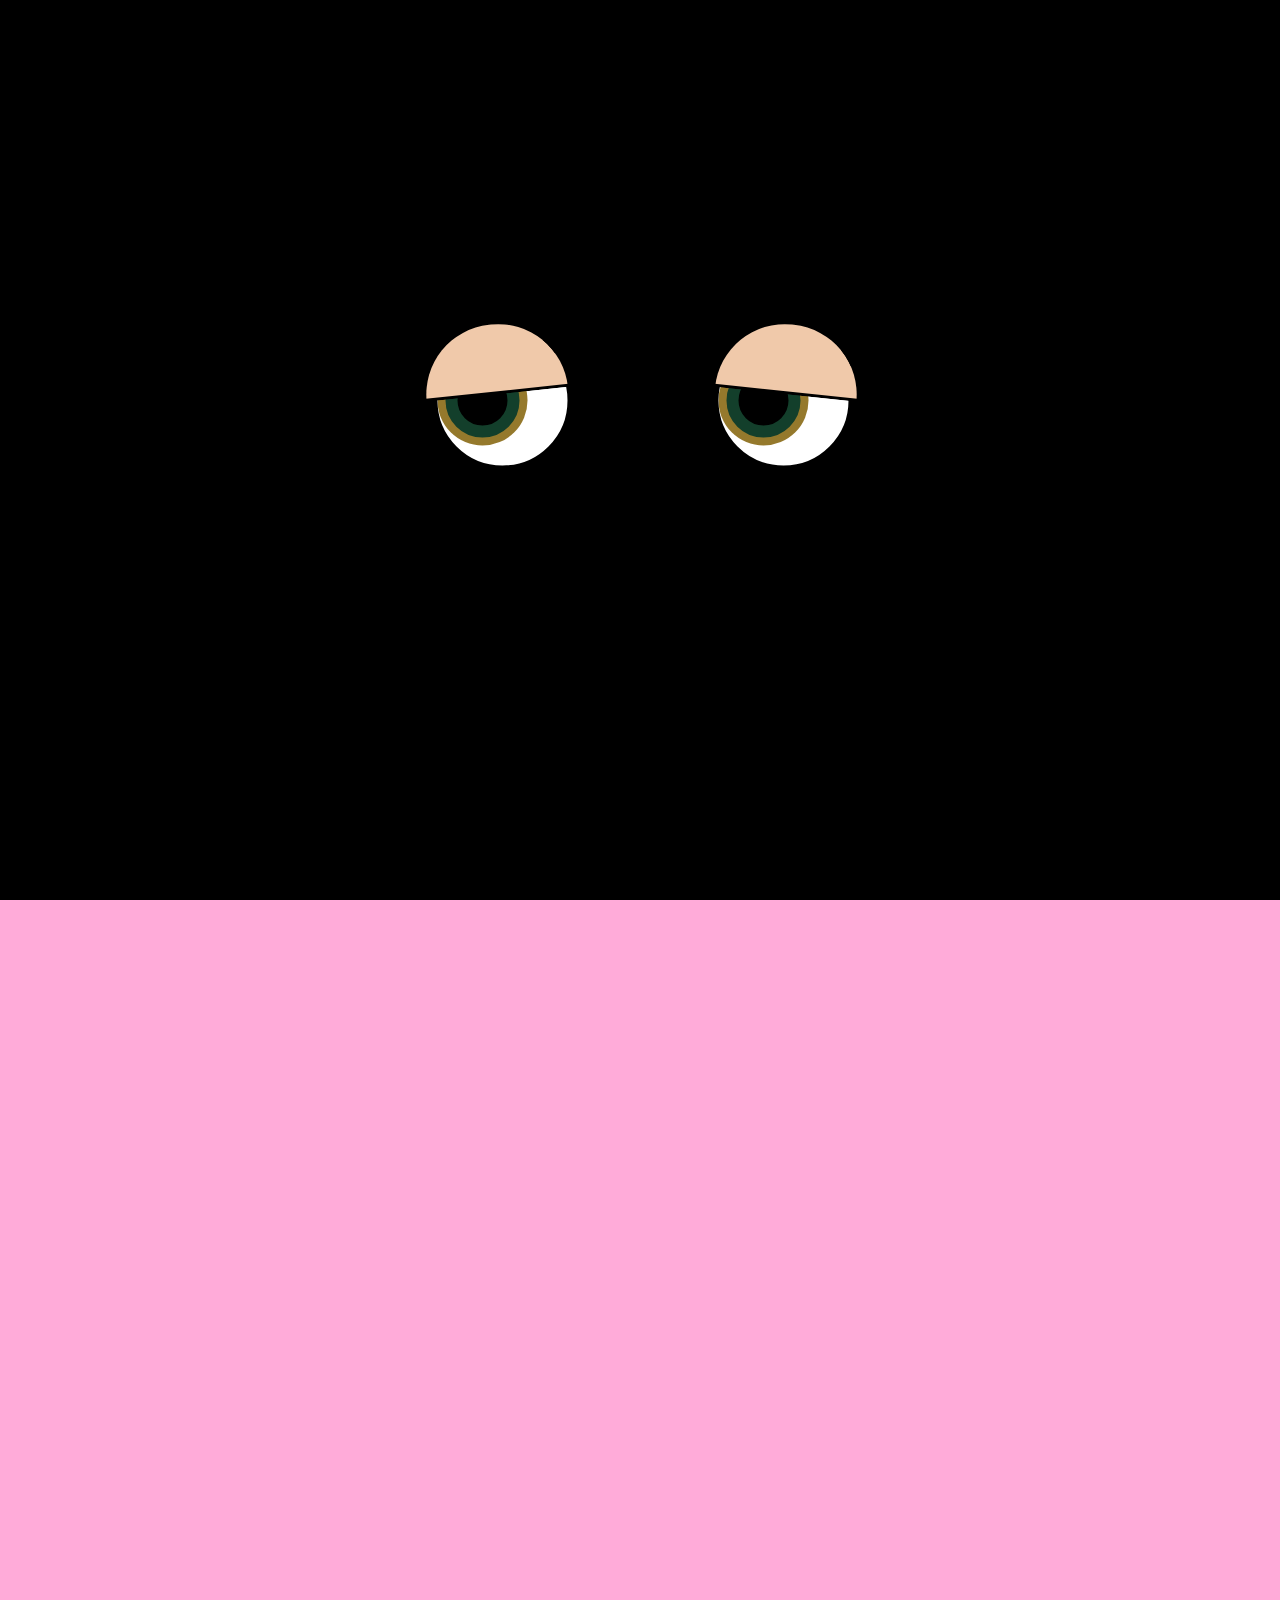
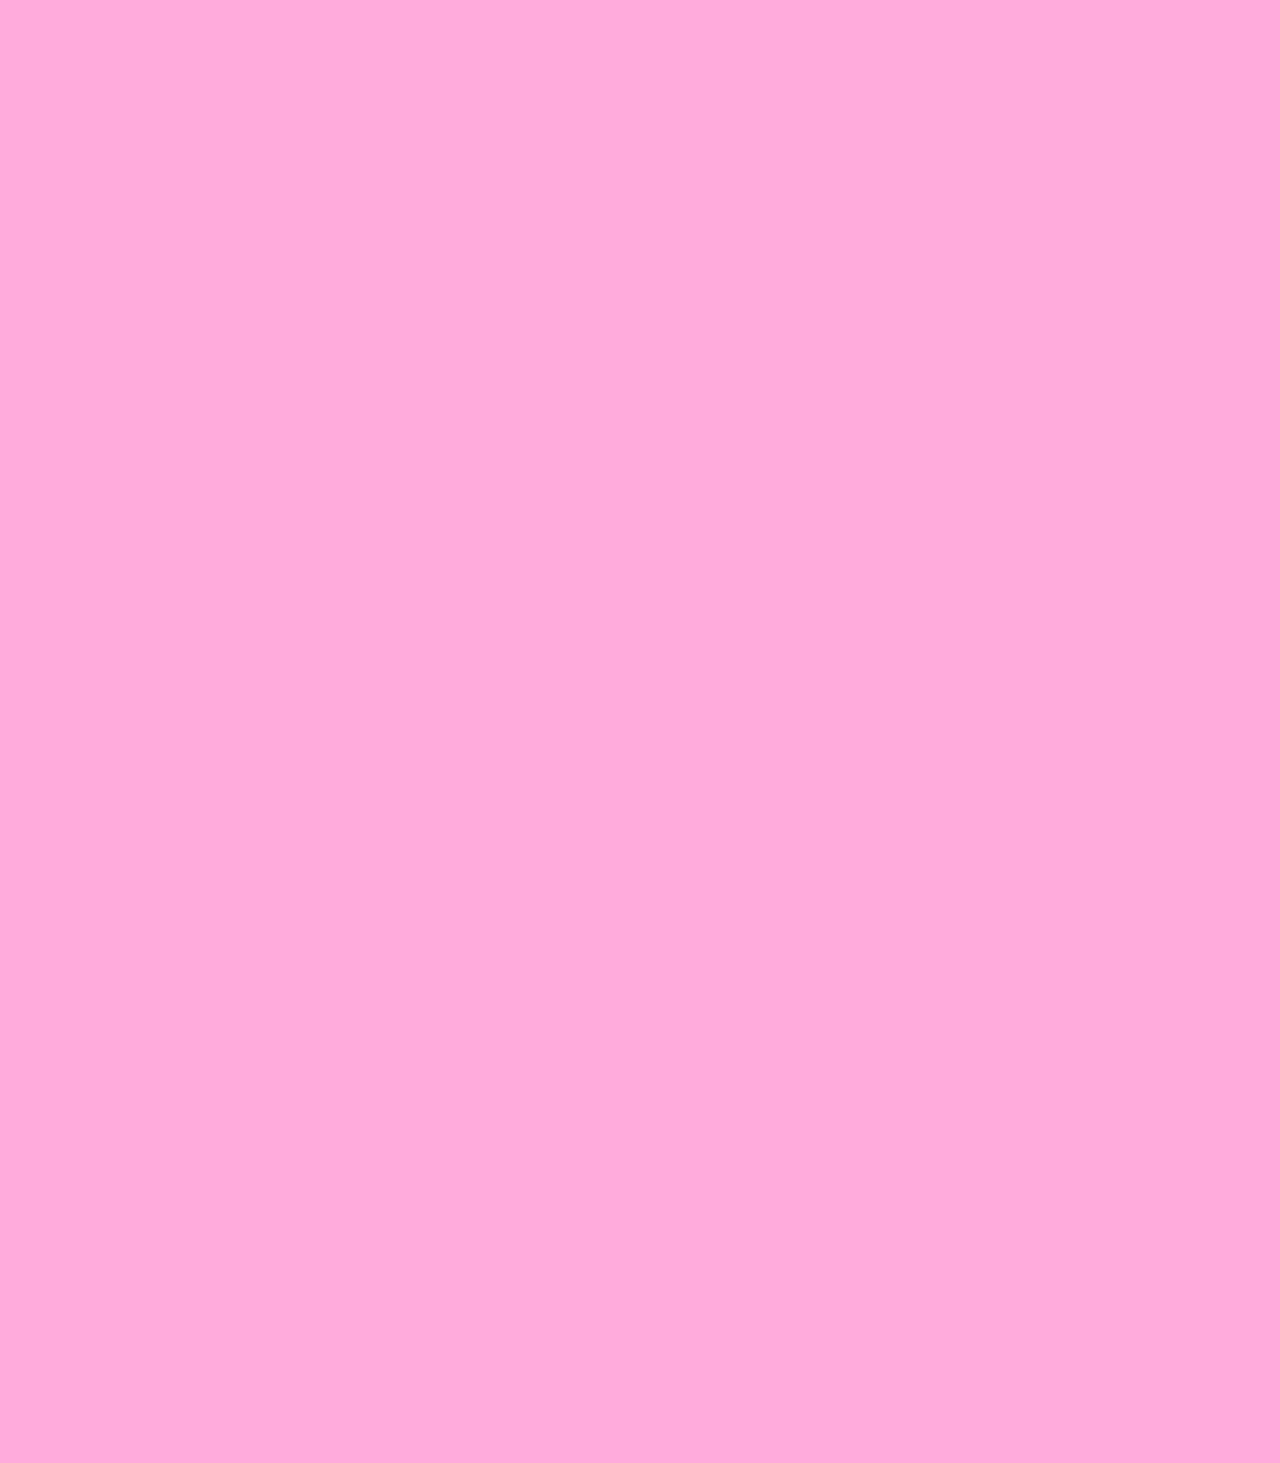
<file: index.html>
<!DOCTYPE html>
<html lang="en">

<head>
    <meta charset="UTF-8">
    <meta name="viewport" content="width=device-width, initial-scale=1">
    <meta http-equiv="X-UA-Compatible" content="ie=edge">
    <title>Rekunova</title>
    <link rel="shortcut icon" href="./assets/img/favicon.png" type="image/png">
    <link href="https://fonts.googleapis.com/css?family=Lora:400,700&display=swap" rel="stylesheet">
    <link href="styles/style.css" rel="stylesheet">
    <script src="https://ajax.googleapis.com/ajax/libs/jquery/3.1.0/jquery.min.js"></script>
</head>

<body class="body-main color-animation lock">
    <div class="loader">
        <div id="eyes-wrapper">
            <div id="right-eye" class="eye-box">
                <div class="eye-body">
                    <div class='pupil-outter'>
                        <div class="pupil-inner"></div>
                    </div>
                </div>
                <div class='eyelid eyelid-right'></div>
            </div>
            <div id="left-eye" class="eye-box">
                <div class="eye-body">
                    <div class='pupil-outter'>
                        <div class="pupil-inner"></div>
                    </div>
                </div>
                <div class='eyelid eyelid-left'></div>
            </div>
        </div>
    </div>
    <div class="container">
        <header class="header header-main" id="header">
            <div class='wr'>
                <div class='header-line'>
                    <div class="header-logo"></div>
                    <div class='toggle-button'>
                        <span class="burger-line"></span>
                    </div>
                    <nav class="header-menu menu">
                        <ul class="menu-items">
                            <li class="menu-item">
                                <a class="menu-link header-menu-link" href="#header">Main</a>
                            </li>
                            <li class="menu-item">
                                <a class="menu-link header-menu-link" href="#projects">Projects</a>
                            </li>
                            <li class="menu-item">
                                <a class="menu-link header-menu-link" href="#studies">Studies</a>
                            </li>
                            <li class="menu-item">
                                <a class="menu-link header-menu-link" href="#about">About</a>
                            </li>
                            <li class="menu-item">
                                <a class="menu-link header-menu-link" href="#contacts">Contact</a>
                            </li>
                        </ul>
                    </nav>
                    <ul class="header-icons icons-wr">
                        <li class="header-icon"><a href="tel:+380637266043" class="phone icon-link"><svg
                                    viewBox="0 0 25 25" fill="none" xmlns="http://www.w3.org/2000/svg">
                                    <g clip-path="url(#clip0)">
                                        <path
                                            d="M22.994 16.4096C21.4634 16.4096 19.9605 16.1702 18.5364 15.6996C17.8385 15.4616 16.9807 15.6799 16.5548 16.1174L13.7437 18.2394C10.4838 16.4992 8.47572 14.4918 6.75931 11.2563L8.81888 8.51855C9.35397 7.98418 9.5459 7.20358 9.31595 6.47116C8.84329 5.03952 8.60319 3.53737 8.60319 2.00612C8.60326 0.899935 7.70332 0 6.5972 0H2.00605C0.899935 0 0 0.899935 0 2.00605C0 14.6851 10.315 25 22.994 25C24.1001 25 25.0001 24.1001 25.0001 22.9939V18.4156C25 17.3096 24.1001 16.4096 22.994 16.4096Z" />
                                    </g>
                                </svg></a></li>
                        <li class="header-icon"><a href="mailto:ma.rekunova@gmail.com" class="mail icon-link"><svg
                                    viewBox="0 0 36 25" fill="none" xmlns="http://www.w3.org/2000/svg">
                                    <path d="M0 1.6861V23.3139L12.7117 12.5L0 1.6861Z" " />
                                                <path d=" M1.59186 0.195312L18.0703 14.2133L34.5489
                                        0.195312H1.59186Z" />
                                    <path
                                        d="M21.6866 13.8626L18.0703 16.9391L14.4541 13.8626L1.59174 24.8047H34.5493L21.6866 13.8626Z" />
                                    <path d="M23.2884 12.5L36 23.3136V1.68622L23.2884 12.5Z" />
                                </svg>

                            </a></li>
                        <li class="header-icon"><a href="https://www.linkedin.com/in/maria-rekunova-5458a21a4/"
                                class="linkedin icon-link"><svg viewBox="0 0 33 32" fill="none"
                                    xmlns="http://www.w3.org/2000/svg">
                                    <path
                                        d="M4.76695 1.62494C2.49838 1.62494 1.01514 3.06946 1.01514 4.96808C1.01514 6.82477 2.45419 8.31048 4.6799 8.31048H4.72295C7.0359 8.31048 8.47533 6.82477 8.47533 4.96808C8.43209 3.06946 7.0359 1.62494 4.76695 1.62494Z" />
                                    <path d="M1.40717 10.9521H8.03916V30.3002H1.40717V10.9521Z" />
                                    <path
                                        d="M24.3176 10.498C20.7399 10.498 18.3408 13.7581 18.3408 13.7581V10.9521H11.7086V30.3002H18.3405V19.4955C18.3405 18.9171 18.3837 18.3395 18.5589 17.9259C19.0384 16.7709 20.1294 15.5743 21.9616 15.5743C24.3614 15.5743 25.3212 17.3486 25.3212 19.9496V30.3002H31.9527V19.2064C31.9527 13.2635 28.6807 10.498 24.3176 10.498Z" />
                                </svg></a></li>
                    </ul>
                </div>
                <div class='me'>
                    <div id="head">
                        <div id="white">
                            <div id="eyes"></div>
                        </div>
                    </div>
                    <span class='head-text type1'>Hey, it's me,</br>Maria</span>
                    <span class="arrow">
                        <svg id="arrow" width="100%" height="100%" viewBox="0 0 198 177">
                            <g stroke-width="0.5" stroke="#000000" fill="none">
                                <path
                                    d="M12.2323 128.787C39.3617 141.7 70.4393 140.974 97.5329 127.958C123.779 115.34 145.289 93.0675 158.458 67.2621C165.815 52.8289 170.645 37.0626 171.846 20.9044C172.113 17.2228 163.099 16.2973 162.82 19.9204C160.812 47.3323 148.319 73.3855 130.163 93.8864C112.669 113.625 88.4132 129.361 61.824 132.385C46.4353 134.126 31.2242 131.337 17.3263 124.719C15.6147 123.897 12.5699 123.553 11.0454 124.998C9.5043 126.422 10.6454 128.036 12.2323 128.787Z" />
                                <path
                                    d="M34.0147 109.668C23.0325 112.955 12.5087 117.512 2.0179 122.111C0.772107 122.655 0.05884 123.526 1.00263 124.718C9.66235 135.654 18.3176 146.627 26.9728 157.601C28.6949 159.775 37.518 159.423 35.0222 156.228C26.3459 145.271 17.7073 134.318 9.05201 123.345C8.70255 124.2 8.36965 125.076 8.04122 125.914C18.532 121.316 29.0559 116.759 40.038 113.472C41.8566 112.916 41.7979 111.33 40.3883 110.371C38.6462 109.164 36.0091 109.075 34.0147 109.668Z" />
                            </g>
                        </svg>
                    </span>
                </div>
                <h1 class="header-title">I’m a digital designer & developer</h1>
                <p class="header-text"> You’re looking at the first illustration I roughly created, in order to make
                    it
                    animated. And that’s how the journey began.
                </p>
                <button class=" header-button button"><a class="header-button-link button-link"
                        href="#projects">Explore</a></button>
                <!-- <a href="#projects" class="down">
                        <svg width="43" height="43" viewBox="0 0 43 43" fill="none" xmlns="http://www.w3.org/2000/svg">
                            <path
                                d="M37.9833 8.24167L21.5 24.725L5.01667 8.24167L0 13.2583L21.5 34.7583L43 13.2583L37.9833 8.24167Z"
                                fill="black" />
                        </svg>
                    </a> -->
            </div>
        </header>
        <section class='projects'>
            <div class="">
                <div class="projects-wr" id="projects">
                    <div class="tile projects-tile wyevale">
                        <div class="tile-link" data-name="wyevale">
                            <span class="tile-logo logo" id="wyevale_logo"></span>
                        </div>
                    </div>
                    <div class="tile projects-tile very">
                        <div class="tile-link" data-name="very">
                            <span class="tile-logo logo" id="very_logo"></span>
                        </div>
                    </div>
                    <div class="tile projects-tile adidas">
                        <div href="" class="tile-link" data-name="adidas">
                            <span class="tile-logo logo" id="adidas_logo"></span>
                        </div>
                    </div>
                    <div class="tile projects-tile fitbit">
                        <div href="" class="tile-link" data-name="fitbit">
                            <span class="tile-logo logo" id="fitbit_logo"></span>
                        </div>
                    </div>
                    <div class="tile projects-tile jbl">
                        <div href="" class="tile-link" data-name="jbl">
                            <span class="tile-logo logo" id="jbl_logo"></span>
                        </div>
                    </div>
                    <div class="tile projects-tile honda">
                        <div href="" class="tile-link" data-name="honda">
                            <span class="tile-logo logo" id="honda_logo"></span>
                        </div>
                    </div>
                    <div class="tile projects-tile goodgirl">
                        <div href="" class="tile-link" data-name="carolina herrera">
                            <span class="tile-logo logo" id="goodgirl_logo"></span>
                        </div>
                    </div>

                    <div class="tile projects-tile disney">
                        <div href="" class="tile-link" data-name="disney">
                            <span class="tile-logo logo" id="disney_logo"></span>
                        </div>
                    </div>
                    <div class="tile projects-tile natures">
                        <div href="" class="tile-link" data-name="nature's bounty">
                            <span class="tile-logo logo" id="natures_logo"></span>
                        </div>
                    </div>
                    <div class="tile projects-tile ugg">
                        <div href="" class="tile-link" data-name="ugg">
                            <span class="tile-logo logo" id="ugg_logo"></span>
                        </div>
                    </div>

                    <div class="tile projects-tile dune">
                        <div href="" class="tile-link" data-name="dune">
                            <span class="tile-logo logo" id="dune_logo"></span>
                        </div>
                    </div>
                    <div class="tile projects-tile glynd">
                        <div href="" class="tile-link" data-name="glyndebourne">
                            <span class="tile-logo logo" id="glynd_logo"></span>
                        </div>
                    </div>
                    <div class="tile projects-tile boursin">
                        <div href="" class="tile-link" data-name="boursin">
                            <span class="tile-logo logo" id="boursin_logo"></span>
                        </div>
                    </div>


                    <div class="tile projects-tile oralb">
                        <div href="" class="tile-link" data-name="oral-b">
                            <span class="tile-logo logo" id="oralb_logo"></span>
                        </div>
                    </div>
                    <div class="tile projects-tile simple">
                        <div href="" class="tile-link" data-name="simple">
                            <span class="tile-logo logo" id="simple_logo"></span>
                        </div>
                    </div>
                </div>

            </div>
        </section>
        <section class='studies' id="studies">
            <div class='wr'>
                <h2 class="title">What else?</h2>

                <div class='studies-wr'>
                    <div class=" miley studies-box ae-box">
                        <button class="miley studies-box-button ae-button"><a href="./projects/after.html"
                                class="studies-box-link ae-link">After</br>Effects</a></button>
                    </div>
                    <div class="miley studies-box web-box">
                        <button class="miley studies-box-button web-button"><a href="./projects/web.html"
                                class=" studies-box-link web-link">Web</br>Development</a></button>
                    </div>
                </div>
            </div>
            <a class="chameleon-wr">
                <svg id="chameleon" xmlns="http://www.w3.org/2000/svg" viewBox="0 0 323.33 135.28">
                    <g id="body">
                        <path class="cls-1"
                            d="M37.74,56.3S40.68,47,52.9,36.16,75.77,22.35,75.77,22.35L82,42.58s-26.12,4.89-31.78,8.29A62.82,62.82,0,0,1,37.74,56.3Z"
                            transform="translate(-11.8 -18.64)" />
                        <path class="cls-2"
                            d="M110.79,45.23s3.54-7.1,14.75-14.31,20.16-8.23,20.16-8.23l-2.33,13.64s-16.89,4.08-21.87,6.1A51.46,51.46,0,0,1,110.79,45.23Z"
                            transform="translate(-11.8 -18.64)" />
                        <path class="cls-2"
                            d="M140.18,34.36s4.88-6.26,17.3-11.1,21.38-4.08,21.38-4.08l-5,12.91s-17.36.65-22.64,1.64A51.15,51.15,0,0,1,140.18,34.36Z"
                            transform="translate(-11.8 -18.64)" />
                        <path class="cls-2"
                            d="M169.54,30.42s7.06-3.61,20.37-2.76S211,33,211,33l-10,9.6s-16-6.73-21.22-8.06A51.2,51.2,0,0,1,169.54,30.42Z"
                            transform="translate(-11.8 -18.64)" />
                        <path class="cls-2"
                            d="M196.33,39.31s7.82-1.39,20.28,3.33,18.62,11.27,18.62,11.27l-12.34,6.27S209.56,49,205,46.24A51.39,51.39,0,0,1,196.33,39.31Z"
                            transform="translate(-11.8 -18.64)" />
                        <path class="cls-2"
                            d="M218.07,57.31s7.74,1.76,17.41,10.94,12.77,17.63,12.77,17.63l-13.8,1s-8-15.43-11.11-19.8A51.27,51.27,0,0,1,218.07,57.31Z"
                            transform="translate(-11.8 -18.64)" />
                        <path class="cls-2"
                            d="M229.9,83.23S237,86.79,244.17,98s8.18,20.18,8.18,20.18l-13.64-2.37s-4-16.89-6-21.88A51.46,51.46,0,0,1,229.9,83.23Z"
                            transform="translate(-11.8 -18.64)" />
                        <path class="cls-3"
                            d="M229.9,132.77c-21.38-14-42.83-16.63-70.44-19.7-26.72-3-48.27-3.07-62-1.1a122.11,122.11,0,0,1-15.13,1.1L82,57.35s39.49-23.24,67.53-28c18.62-3.19,37.09-1.16,52.47,8.34,7.89,4.87,13.62,10.87,20.59,20.44,27.23,37.37,16.92,64.73,35.06,75.19,15.75,9.08,44.85.69,57.19-19.92C325.69,95.18,326,76,308.68,65.11,297.8,58.27,284.94,54.77,271.91,64c-13.21,9.32-9.78,31.73,2.56,36.38,13.07,4.94,26-2.41,26.93-7.28,3.83-21-19.53-6.21-25.4-10.59-2.31-1.73,12.09-12.48,23.74-8.17,8.06,3,13.25,11.79,12.52,19.15C311,106.5,290.8,116.94,275,112.6c-19.58-5.38-21-30.34-20.87-32.24.6-9.83,4.7-22.19,16.08-28.27,12.83-6.86,54.35-8.77,63,26.61,6.51,26.62-10.15,49.61-27.83,59.94-22.14,12.94-48.61,10.25-65.87.76C235.11,137,235.62,136.52,229.9,132.77Z"
                            transform="translate(-11.8 -18.64)" />
                        <path class="cls-4"
                            d="M229.9,132.77c-21.38-14-42.83-16.63-70.44-19.7-26.72-3-48.27-3.07-62-1.1a122.11,122.11,0,0,1-15.13,1.1L82,57.35s39.49-23.24,67.53-28c18.62-3.19,37.09-1.16,52.47,8.34,7.89,4.87,13.62,10.87,20.59,20.44,27.23,37.37,16.92,64.73,35.06,75.19,15.75,9.08,44.85.69,57.19-19.92C325.69,95.18,326,76,308.68,65.11,297.8,58.27,284.94,54.77,271.91,64c-13.21,9.32-9.78,31.73,2.56,36.38,13.07,4.94,26-2.41,26.93-7.28,3.83-21-19.53-6.21-25.4-10.59-2.31-1.73,12.09-12.48,23.74-8.17,8.06,3,13.25,11.79,12.52,19.15C311,106.5,290.8,116.94,275,112.6c-19.58-5.38-21-30.34-20.87-32.24.6-9.83,4.7-22.19,16.08-28.27,12.83-6.86,54.35-8.77,63,26.61,6.51,26.62-10.15,49.61-27.83,59.94-22.14,12.94-48.61,10.25-65.87.76C235.11,137,235.62,136.52,229.9,132.77Z"
                            transform="translate(-11.8 -18.64)" />
                        <path class="cls-5"
                            d="M86.16,69.16c0-1.23,6.15-26.81-10.33-29.27s-45,2.21-57.08,32.72-4.42,45.26.5,47.23,58.79,3,68.38-2.46c7.17-4-.74-19.44-1.47-32.47A115.4,115.4,0,0,1,86.16,69.16Z"
                            transform="translate(-11.8 -18.64)" />
                        <path class="cls-4"
                            d="M86.16,69.16c0-1.23,6.15-26.81-10.33-29.27s-45,2.21-57.08,32.72-4.42,45.26.5,47.23,58.79,3,68.38-2.46c7.17-4-.74-19.44-1.47-32.47A115.4,115.4,0,0,1,86.16,69.16Z"
                            transform="translate(-11.8 -18.64)" />
                        <circle class="cls-6" cx="39.42" cy="57.17" r="21.65" />
                        <circle class="cls-7" cx="30.32" cy="52.25" r="2.71" />
                    </g>
                    <g id="leg2" class="leg2">
                        <path class="cls-2"
                            d="M222.18,119.73c-2.77-5.31-9-12.84-12.88-17.72-4.71-5.9-10.28-10.93-16-15.85-4.39-3.81-10.8-6.29-16.17-2.71-6.85,4.56-4.63,20.77-3.24,27.53,2.28,11.07,8.65,21.78,9.94,32.86-4.52-1.28-11.34-4-16-1.24-2.08,1.22-3.18,4-1.87,6.12,1.57,2.51,5.65,2.42,8.29,2.77,5.51.72,11.29,2.13,16.88,1.9,5.81-.25,6.11-2.29,6.7-7.94.81-7.78-.43-15.14-.95-22.87,5.29-1.84,11.89,7.47,16.92,11.83,3.87,3.35,9.67,2.56,11.33-2.87C226.67,126.7,223.24,121.75,222.18,119.73Z"
                            transform="translate(-11.8 -18.64)" />
                    </g>
                    <g id="leg1" class="leg1">
                        <path class="cls-2"
                            d="M121.46,86.5c-5.88-3-22.06-10.59-23.25,2-.46,4.94,2.34,9.41,7.29,12.65,4.2,2.75,11.73,5.1,10.71,11.44-.8,4.94-7.45,14.46-11.73,16.32-4,1.74-11-1.23-14,2.5-6.2,7.61,12,6.95,15.51,7.11s7.29.38,10.52-1.12c6.34-2.94,11.82-8.86,16.78-13.64,7.22-7,13.31-15.12,6.35-24.29C134.54,92.83,127.55,89.64,121.46,86.5Z"
                            transform="translate(-11.8 -18.64)" />
                    </g>

                </svg>
            </a>
        </section>
        <section class='about' id="about">
            <div class='wr'>
                <h2 class="title">About</h2>
                <div class='about-wr'>
                    <p class="about-text">
                        I am a very organized digital designer & developer. With a passion for animation, attention to
                        details, and creativity I'd
                        like to put my skills to use on challenging projects. I am engaging, productive,
                        proactive and
                        responsible. I am keen to learn new things and to be a multitasking creator which is why I want
                        to
                        develop in several
                        directions rather than just one.
                        My experience in working for an international company helped me to improve on my communication &
                        managing skills, and helped me to grow
                        personally and professionally and I am now ready for new achievements.

                        </br>
                        </br>
                        And if the following matters &mdash; I like to travel, collect pink cups, paint with oil and I
                        am
                        fan of Miley:)
                    </p>
                    <div class="about-detail">
                        <div class="detail-pair">
                            <div class="detail-key">Education</div>
                            <div class="detail-value">Bachelor degree of “Automation &
                                computer-integreted technologies", KNUTD 2014-2018;</br>Master degree of
                                “Automation & computer-integreted technologies” KNUTD 2018-2020.</div>
                        </div>
                        <div class="detail-pair">
                            <div class="detail-key">Job Experience</div>
                            <div class="detail-value">Digital Designer at <a class="inskin"
                                    href="http://www.inskinmedia.com/">Inskin Media</a>
                                2018-2021</div>
                        </div>
                        <div class="detail-pair">
                            <div class="detail-key">Skills</div>
                            <div class="detail-value">HTML, CSS/SASS, JS, Adobe Photoshop, Figma, UI/UX, After Effects,
                                GSAP,
                                Sony
                                Vegas</div>
                        </div>
                        <div class="detail-pair">
                            <div class="detail-key">Languages</div>
                            <div class="detail-value">Russian, Ukrainian, English(B2), German (A1)</div>
                        </div>
                    </div>
                </div>
            </div>
        </section>
    </div>
    <footer class='footer'>
        <div class="wr">
            <div id="contacts" class="contacts">
                <div class='footer-left'>
                    <h3 class="footer-logo">Maria Rekunova</h3>
                    <span class="footer-city">Kyiv, Ukraine</span>
                    <button class="button footer-button"><a download href="assets/img/CV_Maria_Rekunova.pdf"
                            class="footer-button-link button-link">Get the CV</a></button>
                </div>
                <div class='footer-right'>
                    <a href="mailto:ma.rekunova@gmail.com" class="mailto">ma.rekunova@gmail.com</a>
                    <a href="tel:+380637266043" class="call">+380637266043</a>
                    <ul class="footer-icons icons-wr">
                        <li class="footer-icon"><a href="https://t.me/rekunova" class="telegram icon-link"><svg
                                    viewBox="0 0 33 29" fill="none" xmlns="http://www.w3.org/2000/svg">
                                    <path
                                        d="M8.414 16.6638L12.394 26.3021L17.5754 21.2827L26.4592 28.123L32.7143 0.876953L0.714294 13.7895L8.414 16.6638ZM23.5703 8.69412L13.7756 17.3488L12.5556 21.803L10.3019 16.3438L23.5703 8.69412Z" />
                                </svg></a></li>
                        <li class="footer-icon"><a href="https://www.instagram.com/m.rekunova"
                                class="instagram icon-link"><svg viewBox="0 0 30 29" fill="none"
                                    xmlns="http://www.w3.org/2000/svg">
                                    <g clip-path="url(#clip0)">
                                        <path
                                            d="M25.1805 0H4.67664C2.33446 0 0.428589 1.90587 0.428589 4.24805V24.752C0.428589 27.0941 2.33446 29 4.67664 29H25.1805C27.5227 29 29.4286 27.0941 29.4286 24.752V4.24805C29.4286 1.90587 27.5227 0 25.1805 0ZM14.9852 22.0898C10.7688 22.0898 7.33875 18.6598 7.33875 14.4434C7.33875 10.227 10.7688 6.79688 14.9852 6.79688C19.2016 6.79688 22.6317 10.227 22.6317 14.4434C22.6317 18.6598 19.2016 22.0898 14.9852 22.0898ZM23.4813 8.49609C22.0759 8.49609 20.9325 7.35266 20.9325 5.94727C20.9325 4.54187 22.0759 3.39844 23.4813 3.39844C24.8867 3.39844 26.0302 4.54187 26.0302 5.94727C26.0302 7.35266 24.8867 8.49609 23.4813 8.49609Z" />
                                        <path
                                            d="M23.4813 5.09766C23.0125 5.09766 22.6317 5.47843 22.6317 5.94727C22.6317 6.4161 23.0125 6.79688 23.4813 6.79688C23.9502 6.79688 24.3309 6.4161 24.3309 5.94727C24.3309 5.47843 23.9502 5.09766 23.4813 5.09766Z" />
                                        <path
                                            d="M14.9852 8.49609C11.7063 8.49609 9.03796 11.1644 9.03796 14.4434C9.03796 17.7223 11.7063 20.3906 14.9852 20.3906C18.2642 20.3906 20.9325 17.7223 20.9325 14.4434C20.9325 11.1644 18.2642 8.49609 14.9852 8.49609Z" />
                                    </g>
                                </svg>

                            </a></li>
                        <li class="footer-icon"><a href="https://www.linkedin.com/in/maria-rekunova-5458a21a4/"
                                class="linkedin icon-link"><svg viewBox="0 0 33 32" fill="none"
                                    xmlns="http://www.w3.org/2000/svg">
                                    <path
                                        d="M4.76695 1.62494C2.49838 1.62494 1.01514 3.06946 1.01514 4.96808C1.01514 6.82477 2.45419 8.31048 4.6799 8.31048H4.72295C7.0359 8.31048 8.47533 6.82477 8.47533 4.96808C8.43209 3.06946 7.0359 1.62494 4.76695 1.62494Z" />
                                    <path d="M1.40717 10.9521H8.03916V30.3002H1.40717V10.9521Z" />
                                    <path
                                        d="M24.3176 10.498C20.7399 10.498 18.3408 13.7581 18.3408 13.7581V10.9521H11.7086V30.3002H18.3405V19.4955C18.3405 18.9171 18.3837 18.3395 18.5589 17.9259C19.0384 16.7709 20.1294 15.5743 21.9616 15.5743C24.3614 15.5743 25.3212 17.3486 25.3212 19.9496V30.3002H31.9527V19.2064C31.9527 13.2635 28.6807 10.498 24.3176 10.498Z" />
                                </svg></a></li>
                    </ul>
                </div>
            </div>
            <nav class="footer-menu menu">
                <ul class="menu-items">
                    <li class="menu-item">
                        <a class='menu-link' href="#header">Main</a>
                    </li>
                    <li class="menu-item header-menu-item-active">
                        <a class='menu-link' href="#projects">Projects</a>
                    </li>
                    <li class="menu-item">
                        <a class='menu-link' href="#studies">Studies</a>
                    </li>
                    <li class="menu-item">
                        <a class='menu-link' href="#about">About</a>
                    </li>
                    <li class="menu-item">
                        <a class='menu-link' href="#contacts">Contact</a>
                    </li>
                </ul>
            </nav>
            <p class="footer-rights"> &copy; 2020 Designed & developed by Maria Rekunova</p>
        </div>
    </footer>
</body>

<script src="./scripts/index.js"></script>
<script src="./scripts/modal.js"></script>

</html>
</file>
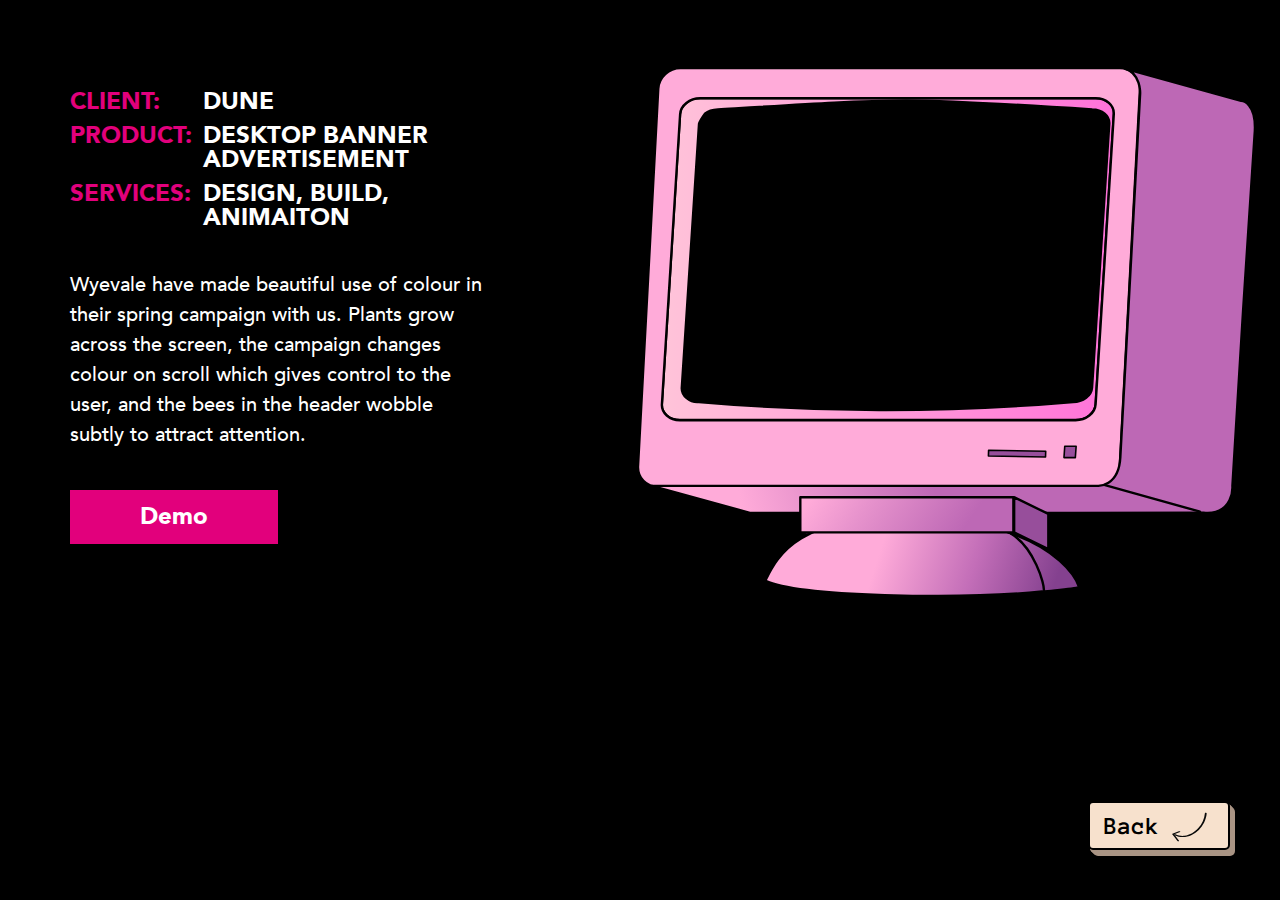
<file: projects/campaign.html>
<head>
    <meta charset="UTF-8">
    <meta name="viewport" content="width=device-width, initial-scale=1">
    <meta http-equiv="X-UA-Compatible" content="ie=edge">
    <title>Rekunova</title>
    <link rel="shortcut icon" href="../assets/img/favicon.png" type="image/png">
    <link href="https://fonts.googleapis.com/css?family=Lora:400,700&display=swap" rel="stylesheet">
    <link href="../styles/style.css" rel="stylesheet">
    <script src="https://ajax.googleapis.com/ajax/libs/jquery/3.1.0/jquery.min.js"></script>
</head>

<body class="body-campaign">
    <div class="page-container">
        <div class="wr campaign-wr">
            <div class="campaign-content">
                <div class="campaign-info">
                    <div class="name-pair  campaign-pair">
                        <div class="name-key campaign-info-item">Client:</div>
                        <div class="name-value campaign-info-item">Dune</div>
                    </div>
                    <div class="format-pair  campaign-pair">
                        <div class="format-key campaign-info-item">Product:</div>
                        <div class="format-value campaign-info-item">Desktop banner advertisement</div>
                    </div>
                    <div class="services-pair campaign-pair">
                        <div class="services-key campaign-info-item">Services:</div>
                        <div class="services-value campaign-info-item">Design, build, animaiton</div>
                    </div>
                </div>
                <p class="campaign-description">
                    Wyevale have made beautiful use of colour in their spring campaign with us. Plants grow
                    across
                    the
                    screen, the campaign
                    changes colour on scroll which gives control to the user, and the bees in the header wobble
                    subtly
                    to attract attention.
                </p>
                <button class="campaign-button button">
                    <a class="button-link campaign-button-link" href="#projects">Demo</a>
                    <span class="button-hint">*please turn off AdBlock</span>
                </button>
            </div>
            <div class="pc-wr">
                <div class="campaign-preview">
                    <!-- <img id="bar" src="../assets/img/bar.gif">  -->
                    <!-- <video autoplay loop muted="muted" playsinline class="campaign-video">
                        <source class="campaign-video-src" src="">
                    </video> -->
                </div>
                <div class=" campaign-preview campaign-preview-link">
                    <span class="tooltiptext">*please turn off AdBlock</span>
                </div>
                <img class="monitor" src='../assets/img/pc5.svg'>
            </div>
        </div>

        <a class="back-button back-button-link" href="/#projects">Back</a>

    </div>
    <script src="../scripts/campaign.js"></script>
</body>
</file>
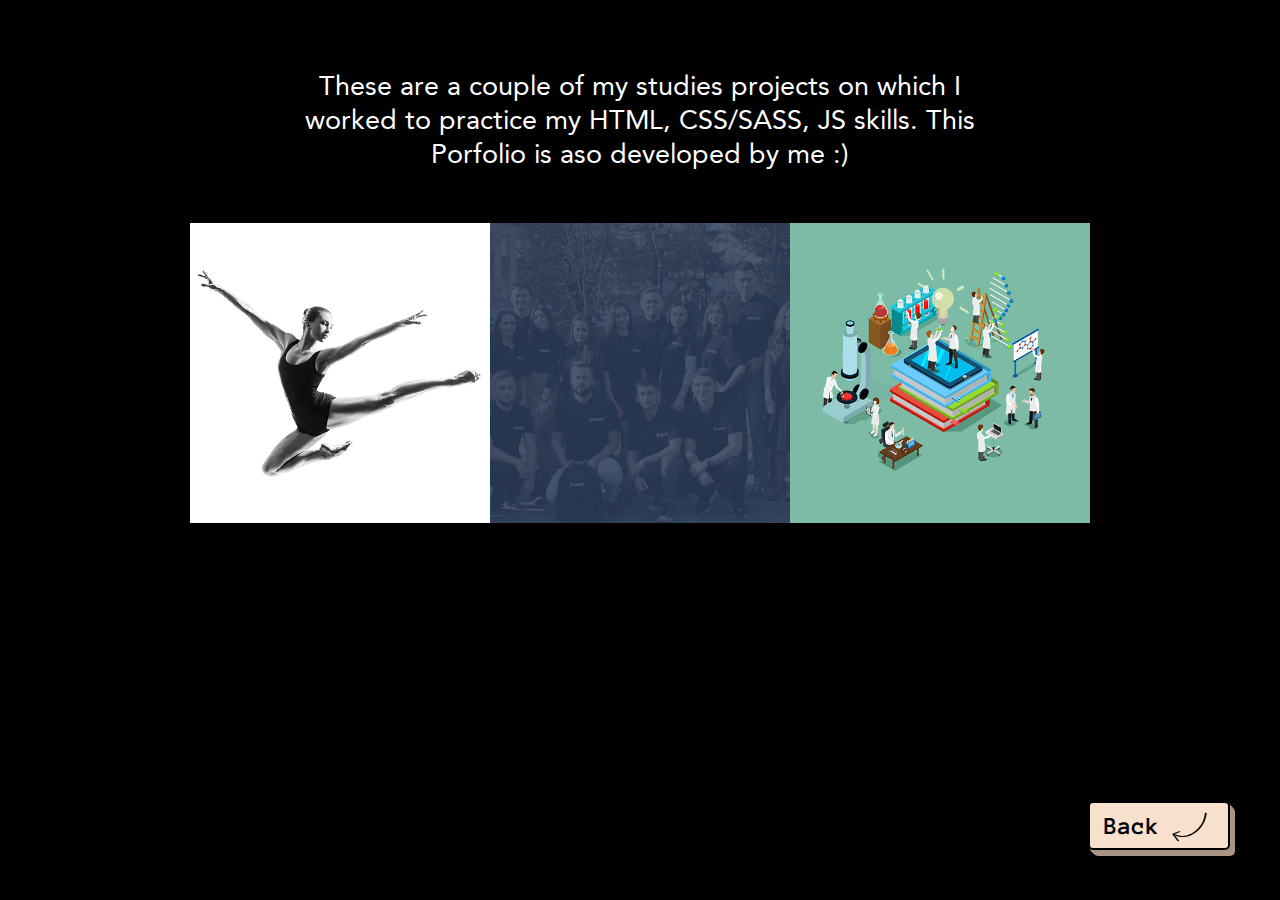
<file: projects/web.html>
<head>
    <meta charset="UTF-8">
    <meta name="viewport" content="width=device-width, initial-scale=1">
    <meta http-equiv="X-UA-Compatible" content="ie=edge">
    <title>Rekunova</title>
    <link rel="shortcut icon" href="../assets/img/favicon.png" type="image/png">
    <link href="https://fonts.googleapis.com/css?family=Lora:400,700&display=swap" rel="stylesheet">
    <link href="../styles/style.css" rel="stylesheet">
    <script src="https://ajax.googleapis.com/ajax/libs/jquery/3.1.0/jquery.min.js"></script>
</head>

<body class="body-campaign">
    <div class="web-container">
        <div class="wr web-wr">
            <p class="web-description">
                These are a couple of my studies projects on which I worked to practice my HTML, CSS/SASS, JS
                skills.
                This Porfolio is aso developed by me :)
            </p>
            <div class="web-projects">
                <a class="web-project ballet" href="https://mariaforballet.github.io/" target="_blank"> <span
                        class="web-link-name">Ballet</span></a>
                <a class="web-project gmt" href="https://g-mt.co" target="_blank"> <span
                        class="web-link-name">GMT</span></a>
                <a class="web-project ukrspec" href="https://ukspecelectronicabyrekunova.github.io//" target="_blank">
                    <span class="web-link-name">Ukrspec</br>electronica</span></a>
            </div>

        </div>

        <a class=" back-button back-button-link" href="/#studies">Back</a>

    </div>
    </div>
</body>
</file>
<file: styles/style.css>
@charset "UTF-8";
@import "reset.css";
@import "avenir.css";
@import "anonym.css";
@import "project.css"; 
@import "web.css"; 
@import "after.css"; 

:root {
    --dark: black;
    --hover: #E2007C;
    --main: #FFABD9;
    --contrast:white;
    --secondary: #3A3A3A;
    --selected: #8b8b8b;
  }
html{
    overflow-x: hidden;
}
body{
    font-family: "Avenir" sans-serif;
    cursor: url("../assets/img/cursor.svg"), default;
}
.lock{
    overflow: hidden;
    /* display: block; */
    /* pointer-events: none; */
    position: fixed;
    top:0;
    height: 100vh;
}
.body-main{
    height: 100%;
    background: var(--main);
    /* display: flex; */
    /* min-height: 100vh; */
    /* flex-direction: column; */
}
.color-animation{
    animation: colorChange 4s infinite;
}
a{
    outline: none;
    display: block;
}
body:hover{
    cursor: url("../assets/img/cursor_pointer.svg"), default;
}
a:hover{
    cursor: url("../assets/img/cursor_hand.svg"), pointer;
}
h2{
    font-family: 'Avenir';
    font-style: normal;
    font-weight: bold;
    font-size: 32px;
    line-height: 44px;
    text-align: center;
    color: var(--dark);  
    margin-bottom: 40px;
    font-weight: 800;
}
.button{

    height: 54px;
    width: 208px;
    padding:0;
    border: none;
    outline: none;
    cursor: url("../assets/img/cursor_hand.svg"), pointer;
    font-weight: 800;
    text-align: center;
}


.button-link{
    font-family: "Avenir";
    font-size: 24px;
    line-height: 54px;
    width: 100%;
}

.container{
    /* flex: 1; */
    overflow: hidden;
}
.wr{
    max-width: 1440px;
    padding: 150px 40px;
    margin: 0 auto;
}
.title{
    font-family: 'Avenir';
    font-weight: 800;
    margin-bottom: 120px;
    font-size: 42px;
    line-height: 46px;
    color: var(--dark);
    text-transform: uppercase;
}



/*LOADER*/
.loader{
    width: 100%;
    height: 100%;
    background: var(--dark);
    position: fixed;
    /* display: none; */
    top: 0;
    left:0;
    right:0;
    bottom:0;
    z-index: 1000;
}
#eyes-wrapper{
    width: 411px;
    height: 235px;
    position: absolute;
    display: flex;
    top: 50%;
    left: 50%;
    transform: translate(-50%, -50%);
    justify-content: space-between;
}
.pupil-inner{
    width:50px;
    height: 50px;
    border-radius: 50%;
    background: black;
    border: 12px solid #133F2B;
    position: absolute;
    top: 50%;
    left: 50%;
    transform: translate(-50%, -50%);
}
.pupil-outter{
    width: 90px;
    height: 90px;
    border-radius: 50%;
    background: #95792C;
    position: absolute;
    top: 50%;
    transform: translateY(-50%);
    animation: eyeMovemenet 2s infinite;
}
@keyframes eyeMovemenet{
    0%{
        right:-30px;
    }
    25%{
        right: 80px;
    }
    50%{
        right: 80px;
    }
    75%{
        right:-30px;
    }
    100%{
        right:-30px;
    }

}
.eye-body{
    width: 130px;
    height: 130px;
    background: white;
    border-radius: 50%;
    border: 3px solid black;
    position: relative;
    overflow: hidden;
}
.eye-box{
    width: 130px;
    height: 130px;
    position: relative;
}
.eyelid{
    width: 142px;
    height: 67px;
    background: #F0C9AA;
    border-top-left-radius: 100px;
    border-top-right-radius: 100px;
    border: 3px solid black;
    position: relative;
    z-index: 1005;
    top: -147px;
    left: -9px;
}
.eyelid-right{
    left: -15px;
    transform: rotate(-6deg);
}
.eyelid-left{
    left: 0px;
    transform: rotate(6deg);
}

@media screen and (max-width: 840px){
    #eyes-wrapper{
        transform: translate(-50%, -50%) scale(0.3);
    }
}
/*LOADER*/



/*HEADER*/
.header .wr{
    padding-top: 20px;
}
.header{
    width: 100%;
    height: 100%;
}
@keyframes colorChange{
    0%{
        background: var(--main);
    }
    50%{
        background: #bcf0e3;
    }
    100%{
        background: var(--main);
    }
}
.header-line{
    text-align: center;
    margin-bottom: 125px;
    overflow: hidden;
}
.header-logo{
    background: url('../assets/img/logo.svg') no-repeat;
    background-size: 100%;
    background-position: center;
    height: 66px;
    width: 113px;
    display: block;
    float: left;
}
.header-menu{
    text-align: center;
    /* overflow: hidden; */
}
.menu{
    font-family: "Avenir";
    font-size: 14px;
    display: inline-block;
    font-weight: 800;
    color: var(--secondary);
    margin-top: 25px;
    clear: both;
}
.menu-item:last-child{
    margin-right:0;
}
.menu-link{
    color: var(--dark);
    /* margin: 9px 0 -15px 0; */
    display: block;
    font-size: 20px;
    line-height: 26px;
}

.toggle-button{
    display: none;
} 
.menu-items{
    list-style: none;
    overflow: hidden;
}
.menu-item{
    margin-right: 35px;
    float: left;
}
.header-menu-link:hover{
    color: var(--hover);
    font-weight: bold;
}

.menu-item:focus-within a{
    font-weight: bold;
    color: var(--hover);
}
.menu-item:focus-within::before{
    /* content: ""; */
    display: block;
    position: absolute;
    bottom: 46px;
    height: 4px;
    width: 100%;
    border-radius: 3px;
    background: var(--secondary);
}
.icon-link{
    display: block;
}
.icon-link:hover svg{
    fill: var(--hover);
}
.icon-link svg{
    fill: var(--dark);
}
.phone{
    width: 19px;
    height: 25px;
    padding-top: 5px;
}
.mail{
    width: 28px;
    height: 22px;
    padding-top: 5px;
}
.linkedin{
    width: 25px;
    height: 32px;
    padding-top: 1px;
}
.icons-wr{
    display: inline-block;   
}
.icons-wr{
    margin-top: 23px;
    float: right;
}

.icons-wr li{
    float: left;
    padding-left: 17px;
}
.header-main{
    width: 100%;
    background-size: cover;
    background-position: center;
    /* max-height: 576px; */
    margin-top: 0;
}
.header-title {
    font-family: "Avenir";
    font-size: 50px;
    font-weight: 800;
    margin: 90px 0px 0px 0px;
    text-align: center;
}
.header-text{
    font-family: "Avenir";
    font-size: 24px;
    line-height: 30px;
    text-align: center;
    margin: 45px auto 75px;
    max-width: 526px;
    font-weight: 500;
}
.header-button{
    margin: 0 auto;
    display: flex;
    background: var(--dark);
}
.header-button-link{
    color: var(--contrast);
}
.header-button:hover{
    background: var(--hover);
}
.header-button-link:hover{
    color: var(--contrast);
}
.down{
    margin: 100px auto 0px;
    width: 45px;
}
/*HEADER*/



/*ME*/
#head{
    height: 100%;
    width: 100%;
    /* min-width: 280px; */
    /* min-height: 250px; */
    background: url('../assets/img/me.svg') no-repeat;
    position: relative;
}
#eyes{
    width: 100%;
    height: 100%;
    background: url('../assets/img/eyes.svg') no-repeat;
    position: absolute;
    left: 0;
    background-size: 60%;
    background-position: center;
    top: 0;
}
.me {
    width: 294px;
    /* min-height: 250px; */
    margin: 0px auto 10px;
    position: relative;
    height: 325px;
}
.head-text {
    position:  absolute;
    top: 50px;
    right: -300px;
    max-width: 230px;
    width: 100%;
    font-family: "Avenir";
    font-size: 34px;
    font-weight: 800;
    line-height: 38px;
}

.arrow {
    position: absolute;
    right: -258px;
    top: 115px;
    width: 146px;
}
.arrow g{
    fill: black;
}
#white {
    width: 53%;
    left: 25%;
    top: 36%;
    position: absolute;
    height: 12%;
    background: white;
    z-index: -1;
}
/*ME*/



/*PROJECTS*/

.projects-wr{
    width: 100%;
    display: flex;
    flex-direction: row;
    justify-content: center;
    flex-wrap: wrap;
    align-items: stretch;
}
.tile{
    max-width: 500px;
    height: 360px;
    /* width: 100%; */
    /* height: 100%; */
    display: block;
    flex-basis: 360px;
    /* height: auto; */
    flex-grow: 1;
    opacity:0;
}
/* .tile-animated{
    animation-name: tileAppearence;
    animation-fill-mode: forwards;
}
@keyframes tileAppearence{
    0%{
        opacity:0;
    }
    100%{
        opacity:1;
    }
} */
.tile-logo{
    width: 100%;
    height: 100%;
    display: block;
    background-size: 88%;
    background-position: center;
    transition: 0.2s opacity;    
    opacity:0;
}
.tile-logo:hover{
    opacity:1
}
.tile-link {
    display: block;
    width:  100%;
    height: 100%;
    background-color: transparent;
    transition: 0.5s background-color;
}
.tile-link:hover{
    background-color: var(--hover);
    cursor: url("../assets/img/cursor_hand.svg"), pointer;
}

.wyevale{
    background: url("../assets/img/wyevale.jpg") no-repeat;
    background-size: 100%;
    background-position: center;
}
#wyevale_logo{
    background: url("../assets/img/wyevale_logo.png") no-repeat;
    background-size: 72%;
    background-position: center 39%;
}
.very{
    background: url("../assets/img/very.jpg") no-repeat;
    background-size: 100%;
    background-position: center;
}
#very_logo{
    background: url("../assets/img/very_logo.png") no-repeat;
    background-size: 60%;
    background-position: center ;
}
.adidas{
    background: url("../assets/img/adidas.jpg") no-repeat;
    background-size: 100%;
    background-position: center;
}
#adidas_logo{
    background: url("../assets/img/adidas_logo.png") no-repeat;
    background-size: 60%;
    background-position: center;
}
.jbl{
    background: url("../assets/img/jbl.jpg") no-repeat;
    background-size: 100%;
    background-position: center;
}
#jbl_logo{
    background: url("../assets/img/jbl_logo.png") no-repeat;
    background-size: 45%;
    background-position: center;
}
.fitbit{
    background: url("../assets/img/fitbit.jpg") no-repeat;
    background-size: 100%;
    background-position: center;
}
#fitbit_logo{
    background: url("../assets/img/fitbit_logo.png") no-repeat;
    background-size: 60%;
    background-position: center ;
}
.honda{
    background: url("../assets/img/honda.jpg") no-repeat;
    background-size: 100%;
    background-position: center;
}
#honda_logo{
    background: url("../assets/img/honda_logo.png") no-repeat;
    background-size: 80%;
    background-position: center;
}
.dune{
    background: url("../assets/img/dune.jpg") no-repeat;
    background-size: 100%;
    background-position: center;
}
#dune_logo{
    background: url("../assets/img/dune_logo.png") no-repeat;
    background-size: 60%;
    background-position: center;
}
.disney{
    background: url("../assets/img/disney.jpg") no-repeat;
    background-size: 100%;
    background-position: center;
}
#disney_logo{
    background: url("../assets/img/disney_logo.png") no-repeat;
    background-size: 60%;
    background-position: center;
}
.natures{
    background: url("../assets/img/natures.jpg") no-repeat;
    background-size: 100%;
    background-position: center;
}
#natures_logo{
    background: url("../assets/img/natures_logo.png") no-repeat;
    background-size: 60%;
    background-position: center;
}
.boursin{
    background: url("../assets/img/boursin.jpg") no-repeat;
    background-size: 100%;
    background-position: center;
}
#boursin_logo{
    background: url("../assets/img/boursin_logo.png") no-repeat;
    background-size: 60%;
    background-position: center ;
}
.glynd{
    background: url("../assets/img/glynd.jpg") no-repeat;
    background-size: 100%;
    background-position: center;
}
#glynd_logo{
    background: url("../assets/img/glynd_logo.png") no-repeat;
    background-size: 80%;
    background-position: center;
}
.simple{
    background: url("../assets/img/simple.jpg") no-repeat;
    background-size: 100%;
    background-position: center;
}
#simple_logo{
    background: url("../assets/img/simple_logo.png") no-repeat;
    background-size: 60%;
    background-position: center ;
}
.goodgirl{
    background: url("../assets/img/goodgirl2.jpg") no-repeat;
    background-size: 100%;
    background-position: center;
}
#goodgirl_logo{
    background: url("../assets/img/goodgirl_logo.png") no-repeat;
    background-size: 60%;
    background-position: center ;
}
.oralb{
    background: url("../assets/img/oralb.jpg") no-repeat;
    background-size: 100%;
    background-position: center;
}
#oralb_logo{
    background: url("../assets/img/oralb_logo.png") no-repeat;
    background-size: 60%;
    background-position: center ;
}
.ugg{
    background: url("../assets/img/ugg.jpg") no-repeat;
    background-size: 100%;
    background-position: center;
}
#ugg_logo{
    background: url("../assets/img/ugg_logo.png") no-repeat;
    background-size: 60%;
    background-position: center ;
}

/*PROJECTS*/



/*studies*/
.line{
    width: 100%;
    height: 56px;
    background: #CDA7DB;
    
}
.studies{
    background: #e1b2ff;;
}
.studies-wr{
    text-align: center;
    margin-top: 180px;
    margin-bottom: 55px;
}
.studies-box{
    display: inline-block;
    position: relative;
}
.miley{
    width: 300px;
    height: 150px;
    background: #f7e1cd;
    border: 4px solid #000000;
    box-sizing: border-box;
    box-shadow: 9px 8px 18px 1px rgba(56, 56, 56, 0.63);
    border-radius: 15px;
}
.studies-box:first-child{
    margin-right: 120px;
}
.studies-box-button{
    position: absolute;
    top: -20px;
    right: -20px;
}
.studies-box-button:hover{
    top:-15px;
    right: -15px;
    transition: 0.1s ease;
    background: #f0c9aa;
    color: var(--dark);
}
.studies-box-link{
    font-family: 'Conv_Anonymous_Pro_B';
    font-size: 34px;
    line-height: 34px;
    font-weight: 700px;
    padding-top: 34px;
    color: var(--dark);
    width: 100%;
    height: 100%;
    text-align: center;
}
.studies-box-link:hover{
    color: var(--dark);
}
/*studies*/
.chameleon-wr{
    position: relative;
    height: 30px;
    background: linear-gradient(-19deg, #b85ff1, #ff70d3);
    border-top: 3px solid #601d8a;
    border-bottom: 3px solid #7b0c4a;
}
#chameleon{
    width: 225px;
    position: absolute;
    right: -255px;
    animation-name: chameleon;
    animation-timing-function:  linear;
    animation-iteration-count: infinite;
    top: -63px;
}
.leg1{
    transform-origin: 85px 79px;
    animation: legRotate 0.2s infinite linear;
}
.leg2{
    transform-origin: 241px 80px;
    animation: legRotate2 0.2s infinite 0.1s linear;
    transform: rotate(13deg);
}
@keyframes legRotate2{
    0%{
        transform: rotate(13deg)
    }
    50%{
        transform: rotate(5deg)
    }
    100%{
        transform: rotate(13deg)
    }
}
@keyframes legRotate{
    0%{
        transform: rotate(0deg)
    }
    50%{
        transform: rotate(17deg)
    }
    100%{
        transform: rotate(0deg)
    }
}
#chameleon:hover{
    cursor: url('../assets/img/cursor_pointer.svg') pointer;
    animation-play-state: paused;
}
#chameleon:hover .cls-7{
    transition: 0.25s;
    cx: 39px;
    cy: 56px;
}
#chameleon:hover .leg1{
    animation-play-state: paused;
}
#chameleon:hover .leg2{
    animation-play-state: paused;
}
#chameleon:hover .cls-3{
    
    fill: #e1b2ff;
    
}
#chameleon:hover .cls-6{
    
    fill: #e1b2ff;
    
}
#chameleon:hover .cls-1{
    
    fill: #be72ef;
    
}
#chameleon:hover .cls-2{
    
    fill: #be72ef;
    
}
#chameleon:hover .cls-5{
    
    fill: #be72ef;
    
}

.cls-1,
.cls-2,
.cls-5 {
    fill: #48cc74;
}

.cls-1,
.cls-2,
.cls-4,
.cls-6 {
    stroke: #000;
    stroke-width: 2px;
    stroke-miterlimit: 10;
}

.cls-1 {
    stroke-width: 2px;
}

.cls-3,
.cls-6 {
    /* fill: #6bff7b; */
    fill: #99daa0;
}

.cls-4 {
    fill: none;
}

.cls-7 {
    fill: #231f20;
}
@keyframes chameleon{
    0%{
        right: -225px;
    }
    100%{
        right: 100%;
    }
}
/*ABOUT US*/
.about{
    background:var(--main)
;}
.about-wr{
    font-family: 'Avenir';
    overflow: hidden;
    font-size: 22px;
    line-height: 29px;
    font-weight: 400;
}
.about-text{
    max-width: 48%;
    /* font-size: 22px; */
    /* line-height: 29px; */
    font-family: 'Avenir';
    display: block;
    float: left;
}
.detail-pair{
    overflow: hidden;
    margin-bottom: 20px;
}
.about-detail{
    display: block;
    float: right;
    max-width: 47%;
}
.detail-key{
    color: var(--hover);
    font-weight: 800;

    width: 20%;
    text-align: right;
    display: block;
    float:  left;
}
.detail-value{
    display: block;
    float: right;
    width: 76%;
    /* font-size: 22px; */
    /* line-height: 29px; */
    color: var(--dark);
    text-align: left;
}
/*ABOUT US*/
footer{
    background: var(--dark);
}
.about-us{
    padding: 120px 0;
}
.inskin{
    display: inline-block;
    text-decoration: none;
    color: var(--dark);
}
.footer-button{
    background: var(--hover);
    display: block;
    margin-top: 44px;
}
.footer-button-link{
    color: var(--contrast);
}
.footer-button:hover{
    background: var(--contrast);
}
.footer-button-link:hover{
    color: var(--dark);
}
.footer-right {
    float:  right;
    display:  block;
}
.contacts{
    overflow: hidden;

}
.footer-left {
    display: block;
    float: left;
}
.footer-menu{
    display: block;
    margin-top: 60px;
    overflow: hidden;
}
.footer-menu .menu-link{
    color: var(--selected);
}
.footer-menu .menu-link:hover{
    color: var(--hover);
}
.footer-menu .menu-items{
    float: right;
}
.mailto, .call{
    font-family: 'Avenir';
    color: white;
    font-size: 24px;
    line-height: 52px;
    text-align: right;
}
.call{
    margin-top: -11px;
}
.footer-icons{
    margin-top: 47px;
}
.footer-icon svg{
     fill: var(--selected);
}
.footer .icon-link:hover svg{
     fill: var(--hover);
}
.instagram{
    width: 22px;
    height: 21px;
    padding-top: 3px;
}
.telegram{
    width: 26px;
    height: 30px;
    padding-top: 2px;
}
.footer-logo{
    color: white;
    font-family: Avenir;
    font-size:  26px;
    line-height:  52px;
    font-weight:  800;
}

.footer-city {
    color: var(--selected);
    font-family: 'Avenir';
    font-size:  24px;
    line-height: 30px;
} 
.footer-rights{
    font-family: 'Avenir';
    font-size: 16px;
    line-height: 30px;
    color: var(--selected);
    margin-top: 127px;
    text-align: center;
}
footer .wr{
    padding-bottom:15px;
}

@media screen and (max-width: 1480px){
    .about-wr{
        font-size: 20px;
        line-height: 26px;
        font-weight: 500;
    }
    .me {
        width: 209px;
        /* min-height: 250px; */
        margin: 0px auto 10px;
        position: relative;
        height: 233px;
    }
    .head-text{
        font-size: 22px;
        line-height: 26px;
    }
    .header-title{
        font-size: 36px;
        margin-top: 38px;
    }
    .header-text{
        margin-bottom: 30px;
        margin-top: 22px;
        font-size: 21px;
        line-height: 26px;
    }
    .header-logo{
        width: 95px;
    }
    .arrow {
        position: absolute;
        right: -179px;
        top: 84px;
        width: 83px;
    }
    .tile{
        height: 250px;
        flex-basis: 250px;
    }
    .header-line{
        margin-bottom: 50px;
        margin-top: -20px;
    }
    .wr {
        max-width: 1440px;
        padding: 70px 70px;
        margin: 0 auto;
    }
    .studies-wr {
        margin-top: 80px;
        margin-bottom: 88px;
    }
    .about .title{
        margin-bottom: 70px
    }
    .footer-rights{
        margin-top: 50px;
    }
}
  @media screen and (max-width: 1100px){
    .about-wr{
        font-size: 16px;
        line-height: 24px;
    }
    .about-detail{
        margin-top: 80px;
        max-width: 100%;
    }
    .about-text{
        max-width: 100%;
        text-align: left;
        float: none;
    }
    .about-detail{
        float: none;
    }
    .detail-key{
        text-align: left;
    }
    .detail-key{
        font-size: 22px;
    }
    .tile{
        flex-basis: 300px;
        height: 300px
    }
    .menu-link{
        font-size: 18px;
    }
  }

@media screen and (max-width: 917px){
    .simple{
        display:none;
    }
}
 @media screen and (max-width: 840px){
    .wr{
        padding: 100px 30px;
      }
     .header-menu{
         display: none;

     }
    .header-line{
        margin-bottom: 60px;
        /* margin-left: -14px; */
        /* margin-right: -14px; */
    }
     .header-icons svg{
         fill: var(--dark)
     }
     .opened{
         display: block;
         width:  100%;
         position:  fixed;
         overflow:auto;
         top: 71px;
         height: 100vh;
         left: 0;
         height: 100%;
         background: var(--main);
         z-index: 20;
         padding-top: 90px;
         pointer-events: all;
     }
    .header-menu .menu-item{
         float: none;
         margin-right:0;
         margin-top: 20px;
     }
     #contacts{
         overflow: initial;
     }
     .toggle-button{
         display: block;
         width: 27px;
         height: 30px;
         float: right;
         cursor: pointer;
         /* border-radius: 5px; */
         margin-top: 36px;
         position: relative;
         pointer-events: all;
     }
     .burger-line{
         width: 100%;
         position: absolute;
         height: 3px;
         left:0;
         background: var(--dark);
         transition: all 0.3s ease;
     }
     .toggle-button::after, .toggle-button::before{
         content: '';
         position: absolute;
         left:0;
         width: 100%;
         height: 3px;
         /* border-radius: 5px; */
         background: var(--dark);
        transition: all 0.3s ease;
     }
    .toggle-button::before{
        top: -8px;
    }
    .toggle-button::after{
        top: 8px;
    }
     .header-menu-link{
        font-size: 40px;
        line-height: 60px;
     }
    .toggle-button.closeBtn .burger-line{
        transform: scale(0)
     }
    .toggle-button.closeBtn::before{
        transform: rotate(-45deg);
        top: 0px;
        height: 3px;
     }
    .toggle-button.closeBtn::after{
        transform: rotate(45deg);
        top: 0px;
        height: 3px;
     }
     .header-icons{
         margin: 22px 29px 0px 0;
         /* float: none; */
     }
     .toggle-button svg{
         fill: var(--secondary);
     }
     .header-main{
         padding: 0;
     }
     .footer-left{
         display: block;
         position: relative;
     }
     .footer-right{
         float: none;
         margin-top: 20px;
     }
     .footer-left{
         float: none;
     }
     .footer-right a{
         text-align: left
     }
     .footer-icons{
         float: none;
         margin-top: 21px;
     }
     .footer-icons li{
         padding-left: 0;
         padding-right: 17px
     }
     .footer-button{
         position: absolute;
         top: 218px;
     }
     .footer-right a{
         font-size: 20px;
     }
     .call{
         margin-top: -19px;
     }
     .footer-city{
         font-size: 20px
     }
     .footer-logo{
         line-height: 36px;
     }
     .footer-menu{
         margin-top: 140px;
     }
     .footer-menu .menu-items{
         float: none;
     }
     .footer-menu .menu-item:last-child{
         display: none;
     }
     

 }
  #burger-icon.close-button{
     background: url('../assets/img/close_icon.svg') no-repeat;

 }
  @media screen and (max-width: 820px){
    .studies-box:first-child{
        display: block;
        margin: 70px auto;
    }
    #chameleon{
        width: 170px;
        top: -44px;
    }
  }
  @media screen and (max-width: 800px){
    .me{
        width: 225px;
        height: 250px;
    }
  }
  @media screen and (max-width: 960px){
    .head-text{
        right: -256px;
        line-height: 24px;
        font-size: 20px;
    }
    .type2{
        top: 68px;
    }
    .arrow{
        right: -136px;
        width: 100px;
        top: 85px;
    }
  }
  @media screen and (max-width: 620px){
    .detail-value{
        display: block;
        float: none;
        margin-top: 10px;
        margin-bottom: 15px;
        width: 100%;
    }
    .detail-key{
        width: 100%;
        line-height: 35px;
    }
    .studies-wr{
        margin-left: -18px;
    }
    .tile{
        flex-basis: 150px;
        height: 150px;
    }
    .simple{
        display: block;
    }
    .chameleon-wr{
        margin-top: 70px;
    }
    .header-text{
        font-size: 20px;
        line-height: 24px;
        margin: 40px auto;
    }
    .header-title{
        font-size: 30px;
        line-height: 34px;
        margin-top: 40px;
        margin-bottom: -10px;
    }
  }
  @media screen and (max-width: 570px){
      .arrow{
        width: 60px;
        right: -96px;
        top: 75px;
    }
      .head-text{   
        font-size: 14px;         
        line-height: 19px;
      }
  }

  /* IPHONE X*/
  @media screen and (max-width: 415px){
      .arrow{
        width: 48px;
        right: -53px;
        top: 38px;
    }
      .head-text{
        font-size: 14px;
        line-height: 19px;
        right: -159px;
        top: 10px;
      }
    .wr{
        padding: 80px 30px;
      }
    .opened{
          top: 35px;
          padding-top: 80px;
      }
    .me{
        width: 170px;
        height: 190px;

    }
    .header .wr{
        padding-top: 7px;
    }
    .down{
        margin: 70px auto
    }
    .miley{
        width: 260px;
        height: 128px;
    }
    .studies-box-link{
        padding-top: 23px
    }
    .studies-wr{
        margin-top: 78px;
        margin-bottom:-35px;
    }
    .about-text{
        font-weight: 500;
    }
    .about-detail{
        width: 83%;
        margin-top: 40px;
    }

    .footer-rights{
        margin-top: 140px;
        font-size: 10px
    }
    .about-text{
        font-size: 16px;
        line-height: 24px;
        text-align: left;
    }
    .title{
        font-size: 40px;
        margin-bottom: 50px
    }

    .tile-link{
        background-color: rgb(0 0 0 / 63%);
    }
    .tile-logo{
        opacity:1;
    }
    .header-line{
        margin-bottom: 60px;
        margin-left: -14px;
        margin-right: -14px;
        margin-top: 0;
    }
    .header-logo{
        height: 47px;
        width: 73px;
    }
    .header-icons{
        margin-top: 13px;
        margin-right: 22px;
    }
    .toggle-button{
        margin-top: 26px;
    }
    .tile {
        flex-basis: 150px;
        height: 187px;
    }
    .footer-menu{
        display: none;
    }
    .simple{
        display: none;
    }

    

  }

    /* IPHONE 5*/
  @media screen and (max-width: 320px){
    .tile {
        flex-basis: 150px;
        height: 158px;
    } 
      .header-title {
        margin-top: 31px;
        font-size: 26px;
      }
      .header-line{
          margin-bottom: 20px
      }
      .header-description{
          font-size: 20px;
          line-height: 24px;
      }
      #calc-button{
          margin-bottom: 57px;
      }
      .header-text{
          margin: 24px auto;
          font-size: 17px;
      }
      .opened{
            padding-top: 34px;
      }

  }
</file>
